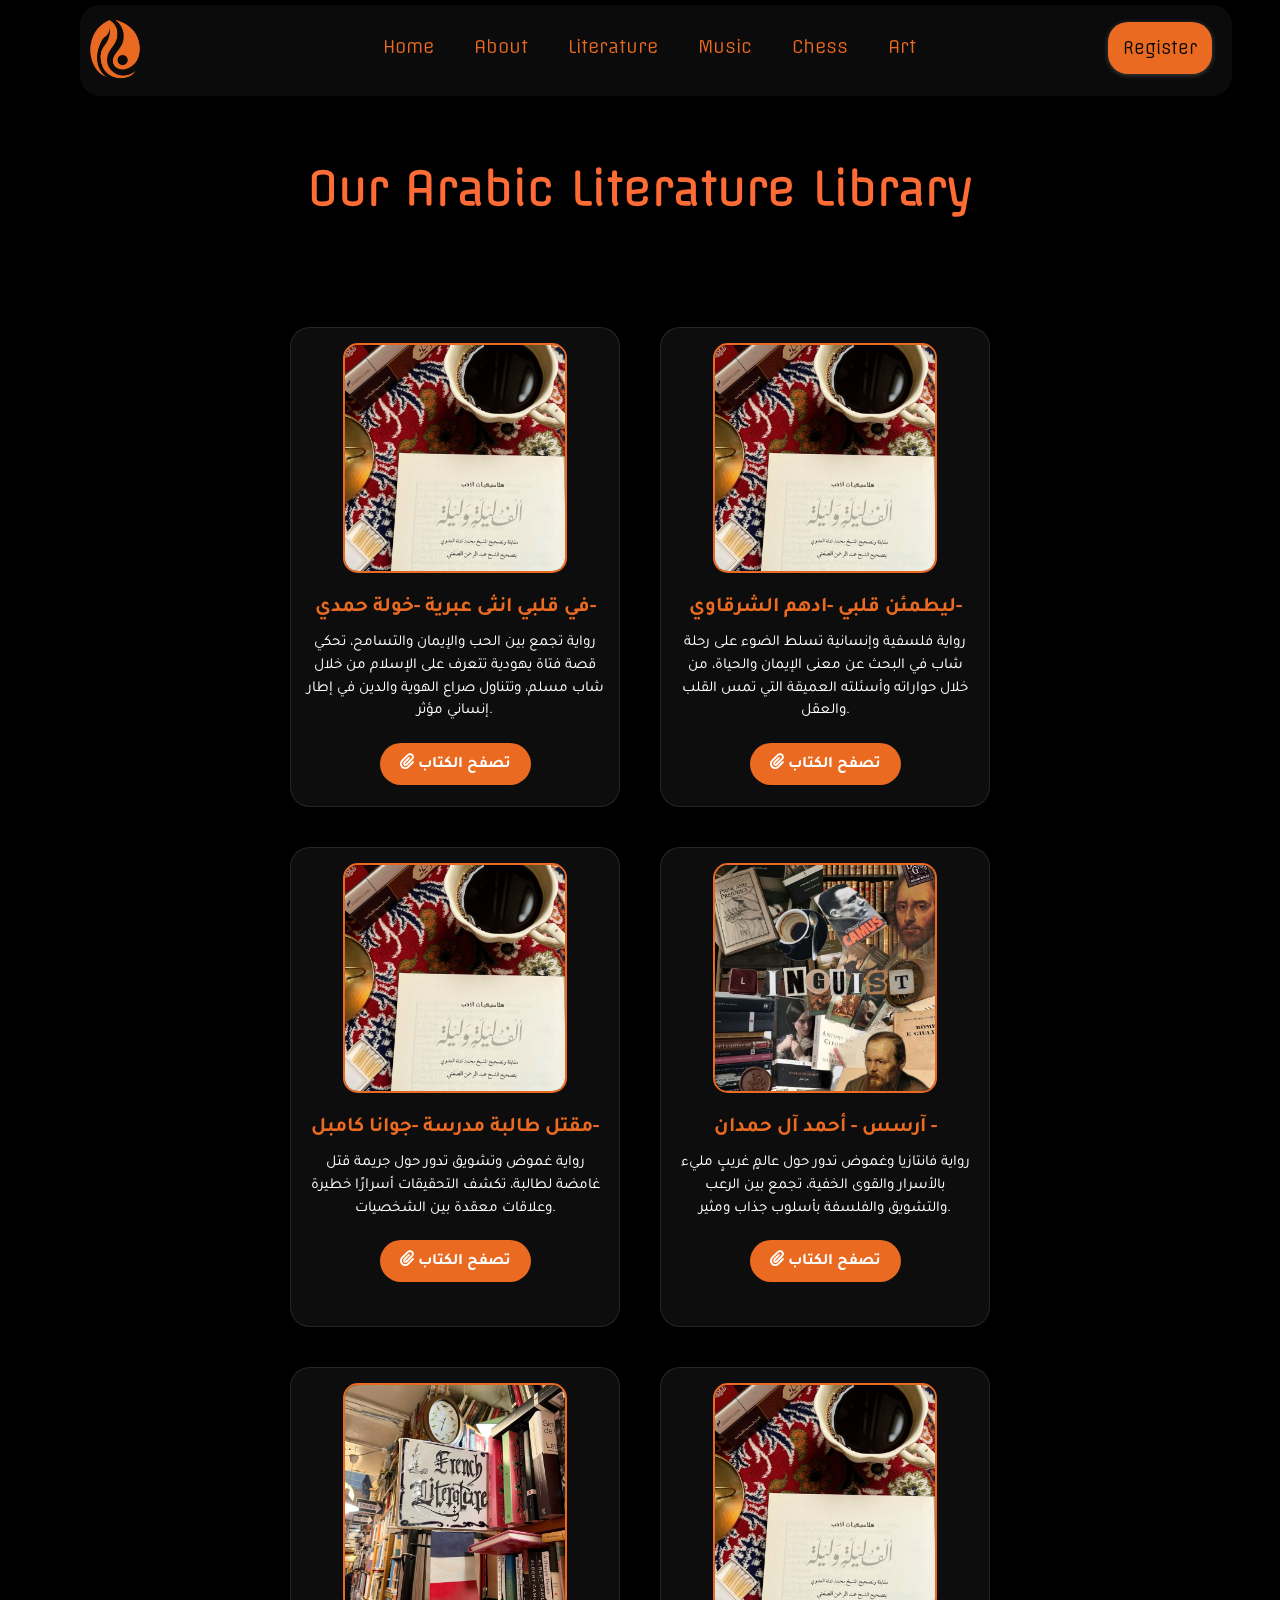
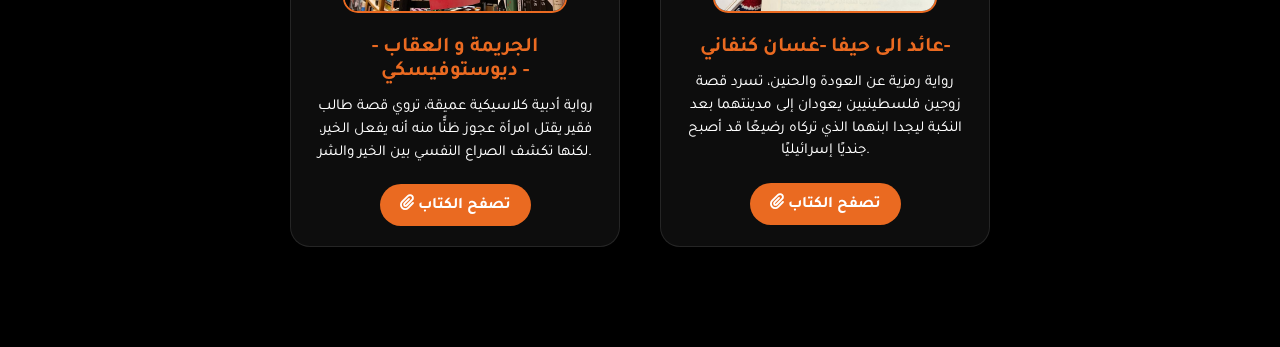
<file: arabic-literature.html>
<!DOCTYPE html>
<html>
    <head>
        <meta charset="UTF-8">
        <meta http-equiv="X-UA-Compatible" content="IE=edge">
        <meta name="viewport" content="width=device-width , initial-scale=1.0">
        <meta name="description" content="Rasa club website">
        <meta name="google-site-verification" content="qoBM-Cu5e5LU1w_2GOwKiuWhT7l8Z9eqZo0XNg77prE" />
        <title>Arabic Literature</title>
        <link rel="icon" href="rasa-favicon.png">
        <link rel="preconnect" href="https://fonts.googleapis.com">
        <link rel="preconnect" href="https://fonts.gstatic.com" crossorigin>
        <link href="https://fonts.googleapis.com/css2?family=Tajawal:wght@400;500;700;900&display=swap" rel="stylesheet">
        <link href="https://fonts.googleapis.com/css2?family=Pattaya&display=swap" rel="stylesheet">
        <link href="https://fonts.googleapis.com/css2?family=Work+Sans:wght@600&family=Poppins:wght@300;400&display=swap" rel="stylesheet">
        <link href="https://fonts.googleapis.com/css2?family=Offside&family=Roboto:wght@400;700&display=swap" rel="stylesheet">
        <link rel="stylesheet" href="https://cdnjs.cloudflare.com/ajax/libs/font-awesome/6.4.0/css/all.min.css">
        <link rel="stylesheet" href="rasa.css">
        <link rel="stylesheet" href="https://unpkg.com/aos@next/dist/aos.css" />
    </head>
    <body>
        
        <nav class="main-nav">
                <a href="index.html#landing-page"><img src="rasa-logo.png"  alt="Rasa club logo" class="logo"></a>
                <ul>
                    <li><a class="menu" href="index.html#landing-page">Home</a></li>
                <li><a class="menu" href="index.html#about-page">About</a></li>
                    <li><a class="menu" href="Literature.html">Literature</a></li>
                    <li><a class="menu" href="music.html">Music</a></li>
                    <li><a class="menu" href="chess.html">Chess</a></li>
                    <li><a class="menu" href="painting.html">Art</a></li>
                    
                </ul>
                <button class="register-btn"><a href="registration.html">Register</a></button>
            </nav>
            <nav class="phones-nav">
                <a href="index.html#landing-page"><img loading="lazy" src="rasa-logo.png"  alt="Rasa club logo" class="logo"></a>
                <ul>
                    <li><a class="menu" href="Literature.html"><i class="fa-solid fa-book-open"></i></a></li>
                    <li><a class="menu" href="music.html"><i class="fa-solid fa-music"></i></a></li>
                    <li><a class="menu" href="chess.html"><i class="fa-solid fa-chess"></i></a></li>
                    <li><a class="menu" href="painting.html"><i class="fa-solid fa-palette"></i></a></li>
                </ul>
                <button class="register-btn"><a href="registration.html">Register</a></button>
            </nav>
        <div id="arabic-literature">
            <div class="arabic-books">
                <h1 class="shiny-text">Our Arabic Literature Library</h1>
                <div class="literature-cards-home">

                    <div class="lit-card">
                        <img loading="lazy" src="images/One Thousand and One Nights.jpeg" alt="Poem: Still I Rise">
                        <h3>في قلبي انثى عبرية -خولة حمدي-</h3>
                        <p>رواية تجمع بين الحب والإيمان والتسامح، تحكي قصة فتاة يهودية تتعرف على الإسلام من خلال شاب مسلم، وتتناول صراع الهوية والدين في إطار إنساني مؤثر.</p>
                        <a href="https://drive.google.com/file/d/1AtUlkc3kK1sfQfiEn0eu_8seeXrxQHvO/view?usp=drive_link" class="download-btn" target="_blank"> <i class="fa-solid fa-paperclip"></i> تصفح الكتاب  </a>
                    </div>

                    <div class="lit-card">
                        <img loading="lazy" src="/images/One Thousand and One Nights.jpeg" alt="Poem: Still I Rise">
                        <h3>ليطمئن قلبي -ادهم الشرقاوي-</h3>
                        <p>رواية فلسفية وإنسانية تسلط الضوء على رحلة شاب في البحث عن معنى الإيمان والحياة، من خلال حواراته وأسئلته العميقة التي تمس القلب والعقل.</p>
                        <a href="https://drive.google.com/file/d/1EJRLMFvZV9-UJj50xIDz033gs15kU3yP/view?usp=drive_link" class="download-btn" target="_blank"> <i class="fa-solid fa-paperclip"></i> تصفح الكتاب  </a>
                    </div>

                    <div class="lit-card">
                        <img loading="lazy" src="/images/One Thousand and One Nights.jpeg" alt="Poem: Still I Rise">
                        <h3>مقتل طالبة مدرسة -جوانا كامبل-</h3>
                        <p>رواية غموض وتشويق تدور حول جريمة قتل غامضة لطالبة، تكشف التحقيقات أسرارًا خطيرة وعلاقات معقدة بين الشخصيات.</p>
                        <a href="https://drive.google.com/file/d/1KREYsxyCrikgVR0J3itJpxJAHJeRe3ry/view?usp=drive_link" class="download-btn" target="_blank"> <i class="fa-solid fa-paperclip"></i> تصفح الكتاب  </a>
                    </div>

                    <div class="lit-card">
                        <img loading="lazy" src="/images/english literature.jpeg" alt="Poem: If— by Rudyard Kipling">
                        <h3>آرسس - أحمد آل حمدان -</h3>
                        <p>رواية فانتازيا وغموض تدور حول عالمٍ غريبٍ مليء بالأسرار والقوى الخفية، تجمع بين الرعب والتشويق والفلسفة بأسلوب جذاب ومثير.</p>
                        <a href="https://drive.google.com/file/d/1Ozg6q6CeUmtvEkiMKeQbdEqe1oLeh2QT/view?usp=drive_link" class="download-btn" target="_blank"> <i class="fa-solid fa-paperclip"></i> تصفح الكتاب  </a>
                    </div>

                    <div class="lit-card">
                        <img loading="lazy" src="/images/french literature books.jpeg" alt="Poem: The Road Not Taken">
                        <h3>الجريمة و العقاب - ديوستوفيسكي -</h3>
                        <p>رواية أدبية كلاسيكية عميقة، تروي قصة طالب فقير يقتل امرأة عجوز ظنًّا منه أنه يفعل الخير، لكنها تكشف الصراع النفسي بين الخير والشر.</p>
                        <a href="https://drive.google.com/file/d/1PLwitUq-4d1dnwAFaitcUNTi-qnlsDGg/view?usp=drive_link" class="download-btn" target="_blank"> <i class="fa-solid fa-paperclip"></i> تصفح الكتاب  </a>
                    </div>

                    <div class="lit-card">
                        <img loading="lazy" src="/images/One Thousand and One Nights.jpeg" alt="Poem: Still I Rise">
                        <h3>عائد الى حيفا -غسان كنفاني-</h3>
                        <p>رواية رمزية عن العودة والحنين، تسرد قصة زوجين فلسطينيين يعودان إلى مدينتهما بعد النكبة ليجدا ابنهما الذي تركاه رضيعًا قد أصبح جنديًا إسرائيليًا.</p>
                        <a href="https://drive.google.com/file/d/1N7NFoY2ONwnoF_MTWrE6IK1-_0XqX8lt/view?usp=drive_link" class="download-btn" target="_blank"> <i class="fa-solid fa-paperclip"></i> تصفح الكتاب  </a>
                    </div>
                    
                </div>
            </div>
        </div>

        <script src="script.js"></script>
    </body>

</html>
</file>
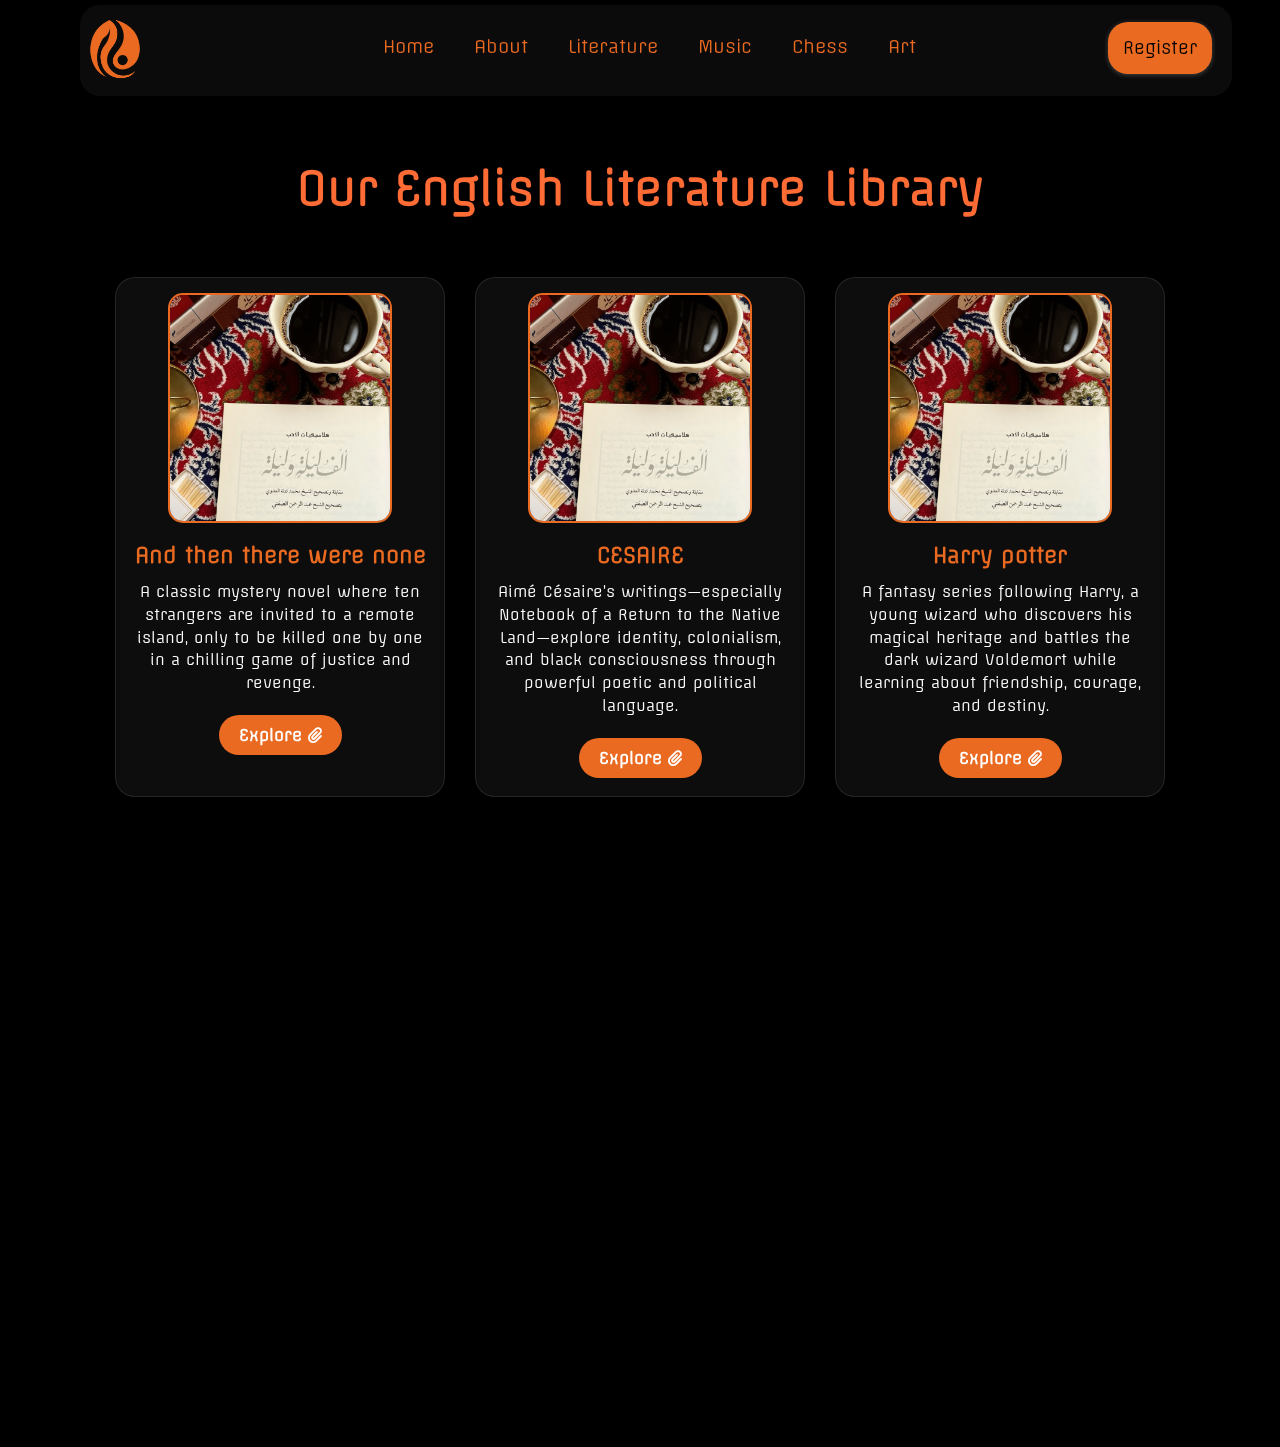
<file: english-literature.html>
<!DOCTYPE html>
<html>
    <head>
        <meta charset="UTF-8">
        <meta http-equiv="X-UA-Compatible" content="IE=edge">
        <meta name="viewport" content="width=device-width , initial-scale=1.0">
        <meta name="description" content="Rasa club website">
        <title>English Literature</title>
        <link rel="icon" href="rasa-favicon.png">
        <link rel="preconnect" href="https://fonts.googleapis.com">
        <link rel="preconnect" href="https://fonts.gstatic.com" crossorigin>
        <link href="https://fonts.googleapis.com/css2?family=Tajawal:wght@400;500;700;900&display=swap" rel="stylesheet">
        <link href="https://fonts.googleapis.com/css2?family=Pattaya&display=swap" rel="stylesheet">
        <link href="https://fonts.googleapis.com/css2?family=Work+Sans:wght@600&family=Poppins:wght@300;400&display=swap" rel="stylesheet">
        <link href="https://fonts.googleapis.com/css2?family=Offside&family=Roboto:wght@400;700&display=swap" rel="stylesheet">
        <link rel="stylesheet" href="https://cdnjs.cloudflare.com/ajax/libs/font-awesome/6.4.0/css/all.min.css">
        <link rel="stylesheet" href="rasa.css">
        <link rel="stylesheet" href="https://unpkg.com/aos@next/dist/aos.css" />
    </head>
    <body>
        
        <nav class="main-nav">
                <a href="index.html#landing-page"><img src="rasa-logo.png"  alt="Rasa club logo" class="logo"></a>
                <ul>
                    <li><a class="menu" href="index.html#landing-page">Home</a></li>
                <li><a class="menu" href="index.html#about-page">About</a></li>
                    <li><a class="menu" href="Literature.html">Literature</a></li>
                    <li><a class="menu" href="music.html">Music</a></li>
                    <li><a class="menu" href="chess.html">Chess</a></li>
                    <li><a class="menu" href="painting.html">Art</a></li>
                    
                </ul>
                <button class="register-btn"><a href="registration.html">Register</a></button>
            </nav>
            <nav class="phones-nav">
                <a href="index.html#landing-page"><img src="rasa-logo.png"  alt="Rasa club logo" class="logo"></a>
                <ul>
                    <li><a class="menu" href="Literature.html"><i class="fa-solid fa-book-open"></i></a></li>
                    <li><a class="menu" href="music.html"><i class="fa-solid fa-music"></i></a></li>
                    <li><a class="menu" href="chess.html"><i class="fa-solid fa-chess"></i></a></li>
                    <li><a class="menu" href="painting.html"><i class="fa-solid fa-palette"></i></a></li>
                </ul>
                <button class="register-btn"><a href="registration.html">Register</a></button>
            </nav>
        <div id="english-literature">
            <div class="english-books">
                <h1 data-aos="fade-up" class="shiny-text">Our English Literature Library</h1>
                <div data-aos="fade-up" class="literature-cards">

                    <div data-aos="zoom-in" class="lit-card">
                        <img src="images/One Thousand and One Nights.jpeg" alt="Poem: Still I Rise">
                        <h3>And then there were none</h3>
                        <p>A classic mystery novel where ten strangers are invited to a remote island, only to be killed one by one in a chilling game of justice and revenge.</p>
                        <a href="https://drive.google.com/file/d/1nPv5Hjopq-STQtalop72x-q109fyORTX/view?usp=drive_link" class="download-btn" target="_blank">Explore <i class="fa-solid fa-paperclip"></i></a>
                    </div>

                    <div data-aos="zoom-in" class="lit-card">
                        <img src="/images/One Thousand and One Nights.jpeg" alt="Poem: Still I Rise">
                        <h3>CESAIRE</h3>
                        <p>Aimé Césaire’s writings—especially Notebook of a Return to the Native Land—explore identity, colonialism, and black consciousness through powerful poetic and political language.</p>
                        <a href="https://drive.google.com/file/d/13iKVJe1Zj5FqMjypBXe00CGWoqlRCa3j/view?usp=drive_link" class="download-btn" target="_blank">Explore <i class="fa-solid fa-paperclip"></i></a>
                    </div>

                    <div data-aos="zoom-in" class="lit-card">
                        <img src="/images/One Thousand and One Nights.jpeg" alt="Poem: Still I Rise">
                        <h3>Harry potter</h3>
                        <p>A fantasy series following Harry, a young wizard who discovers his magical heritage and battles the dark wizard Voldemort while learning about friendship, courage, and destiny.</p>
                        <a href="https://drive.google.com/file/d/1INm3i77fkqRAw8_5ccqHV7YmeZJ8s3H3/view?usp=drive_link" class="download-btn" target="_blank">Explore <i class="fa-solid fa-paperclip"></i></a>
                    </div>

                    <div data-aos="zoom-in" class="lit-card">
                        <img src="/images/english literature.jpeg" alt="Poem: If— by Rudyard Kipling">
                        <h3>The Midnight</h3>
                        <p>A thought-provoking novel about Nora Seed, who finds herself in a mysterious library between life and death, where each book lets her live a different version of her life.</p>
                        <a href="https://drive.google.com/file/d/1Ozg6q6CeUmtvEkiMKeQbdEqe1oLeh2QT/view?usp=drive_link" class="download-btn" target="_blank">Explore <i class="fa-solid fa-paperclip"></i></a>
                    </div>

                    <div data-aos="zoom-in" class="lit-card">
                        <img src="/images/french literature books.jpeg" alt="Poem: The Road Not Taken">
                        <h3>1984 – George Orwell</h3>
                        <p>A dystopian novel set in a totalitarian society ruled by Big Brother, exploring themes of surveillance, truth manipulation, and the loss of freedom.</p>
                        <a href="https://drive.google.com/file/d/1ZYp2GTfTqrVPI54kJbIKy35koFrWew63/view?usp=drive_link" class="download-btn" target="_blank">Explore <i class="fa-solid fa-paperclip"></i></a>
                    </div>

                    <div data-aos="zoom-in" class="lit-card">
                        <img src="/images/One Thousand and One Nights.jpeg" alt="Poem: Still I Rise">
                        <h3>The Adventures of Sherlock Holmes</h3>
                        <p>A collection of detective stories featuring the brilliant Sherlock Holmes and his loyal friend Dr. Watson, solving mysteries through logic and keen observation.</p>
                        <a href="https://drive.google.com/file/d/1W5P5eUU-yZe9Mfh6S7Tc2ln7UvNVXaPf/view?usp=drive_link" class="download-btn" target="_blank">Explore <i class="fa-solid fa-paperclip"></i></a>
                    </div>
                    
                </div>
            </div>
        </div>
        <script src="https://unpkg.com/aos@next/dist/aos.js"></script>
        <script>
        AOS.init();
        </script>
        <script src="script.js"></script>
    </body>
</html>
</file>
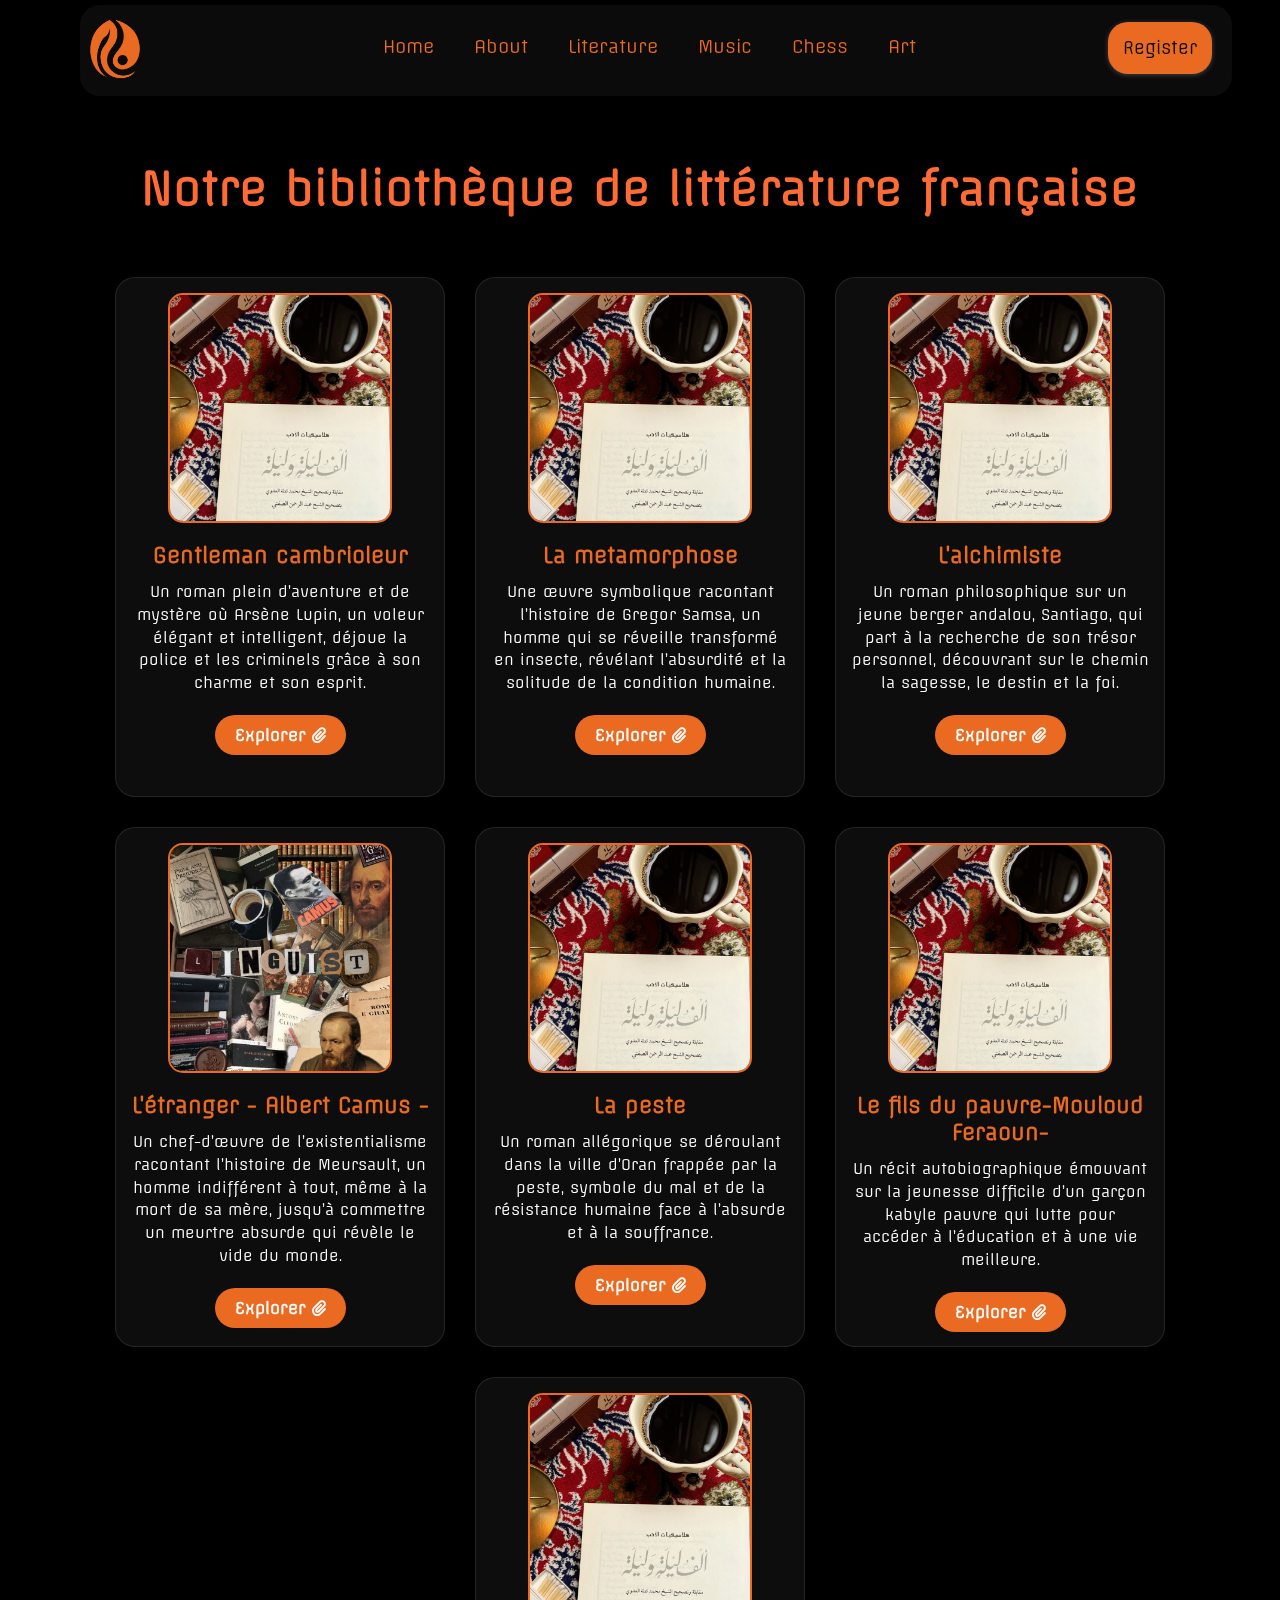
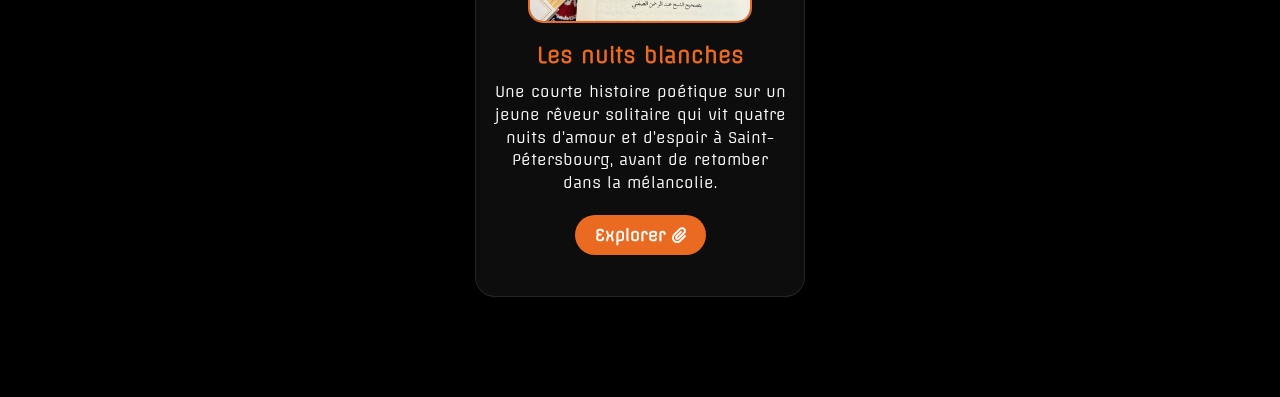
<file: french-literature.html>
<!DOCTYPE html>
<html>
    <head>
        <meta charset="UTF-8">
        <meta http-equiv="X-UA-Compatible" content="IE=edge">
        <meta name="viewport" content="width=device-width , initial-scale=1.0">
        <meta name="description" content="Rasa club website">
        <meta name="google-site-verification" content="qoBM-Cu5e5LU1w_2GOwKiuWhT7l8Z9eqZo0XNg77prE" />
        <title>French Literature</title>
        <link rel="icon" href="rasa-favicon.png">
        <link rel="preconnect" href="https://fonts.googleapis.com">
        <link rel="preconnect" href="https://fonts.gstatic.com" crossorigin>
        <link href="https://fonts.googleapis.com/css2?family=Tajawal:wght@400;500;700;900&display=swap" rel="stylesheet">
        <link href="https://fonts.googleapis.com/css2?family=Pattaya&display=swap" rel="stylesheet">
        <link href="https://fonts.googleapis.com/css2?family=Work+Sans:wght@600&family=Poppins:wght@300;400&display=swap" rel="stylesheet">
        <link href="https://fonts.googleapis.com/css2?family=Offside&family=Roboto:wght@400;700&display=swap" rel="stylesheet">
        <link rel="stylesheet" href="https://cdnjs.cloudflare.com/ajax/libs/font-awesome/6.4.0/css/all.min.css">
        <link rel="stylesheet" href="rasa.css">
        <link rel="stylesheet" href="https://unpkg.com/aos@next/dist/aos.css" />
    </head>
    <body>
        
        <nav class="main-nav">
                <a href="index.html#landing-page"><img loading="lazy" src="rasa-logo.png"  alt="Rasa club logo" class="logo"></a>
                <ul>
                    <li><a class="menu" href="index.html#landing-page">Home</a></li>
                <li><a class="menu" href="index.html#about-page">About</a></li>
                    <li><a class="menu" href="Literature.html">Literature</a></li>
                    <li><a class="menu" href="music.html">Music</a></li>
                    <li><a class="menu" href="chess.html">Chess</a></li>
                    <li><a class="menu" href="painting.html">Art</a></li>
                    
                </ul>
                <button class="register-btn"><a href="registration.html">Register</a></button>
            </nav>
            <nav class="phones-nav">
                <a href="index.html#landing-page"><img loading="lazy" src="rasa-logo.png"  alt="Rasa club logo" class="logo"></a>
                <ul>
                    <li><a class="menu" href="Literature.html"><i class="fa-solid fa-book-open"></i></a></li>
                    <li><a class="menu" href="music.html"><i class="fa-solid fa-music"></i></a></li>
                    <li><a class="menu" href="chess.html"><i class="fa-solid fa-chess"></i></a></li>
                    <li><a class="menu" href="painting.html"><i class="fa-solid fa-palette"></i></a></li>
                </ul>
                <button class="register-btn"><a href="registration.html">Register</a></button>
            </nav>
        <div id="english-literature">
            <div class="english-books">
                <h1 class="shiny-text">Notre bibliothèque de littérature française</h1>
                <div class="literature-cards">

                    <div class="lit-card">
                        <img loading="lazy" src="images/One Thousand and One Nights.jpeg" alt="Poem: Still I Rise">
                        <h3>Gentleman cambrioleur</h3>
                        <p>Un roman plein d’aventure et de mystère où Arsène Lupin, un voleur élégant et intelligent, déjoue la police et les criminels grâce à son charme et son esprit.</p>
                        <a href="https://drive.google.com/file/d/1bpXlndkoBUKWyWavCTShIXXV3mFMwpXk/view?usp=drive_link" class="download-btn" target="_blank">Explorer <i class="fa-solid fa-paperclip"></i></a>
                    </div>

                    <div class="lit-card">
                        <img loading="lazy" src="/images/One Thousand and One Nights.jpeg" alt="Poem: Still I Rise">
                        <h3>La metamorphose</h3>
                        <p>Une œuvre symbolique racontant l’histoire de Gregor Samsa, un homme qui se réveille transformé en insecte, révélant l’absurdité et la solitude de la condition humaine.</p>
                        <a href="https://drive.google.com/file/d/11VFS5Fgc1pnX1TYDeb2_817agaB6xGzm/view?usp=drive_link" class="download-btn" target="_blank">Explorer <i class="fa-solid fa-paperclip"></i></a>
                    </div>

                    <div class="lit-card">
                        <img loading="lazy" src="/images/One Thousand and One Nights.jpeg" alt="Poem: Still I Rise">
                        <h3>L'alchimiste</h3>
                        <p>Un roman philosophique sur un jeune berger andalou, Santiago, qui part à la recherche de son trésor personnel, découvrant sur le chemin la sagesse, le destin et la foi.</p>
                        <a href="https://drive.google.com/file/d/1d4n8CUr4vR7DBeb62MuzLjGTzDLt2iDV/view?usp=drive_link" class="download-btn" target="_blank">Explorer <i class="fa-solid fa-paperclip"></i></a>
                    </div>

                    <div class="lit-card">
                        <img loading="lazy" src="/images/english literature.jpeg" alt="Poem: If— by Rudyard Kipling">
                        <h3>L'étranger - Albert Camus -</h3>
                        <p>Un chef-d’œuvre de l’existentialisme racontant l’histoire de Meursault, un homme indifférent à tout, même à la mort de sa mère, jusqu’à commettre un meurtre absurde qui révèle le vide du monde.</p>
                        <a href="https://drive.google.com/file/d/1vUszyKdDWBWAKDFRGYtnLDQwrA0AmvAf/view?usp=drive_link" class="download-btn" target="_blank">Explorer <i class="fa-solid fa-paperclip"></i></a>
                    </div>

                    <div class="lit-card">
                        <img loading="lazy" src="/images/One Thousand and One Nights.jpeg" alt="Poem: Still I Rise">
                        <h3>La peste</h3>
                        <p>Un roman allégorique se déroulant dans la ville d’Oran frappée par la peste, symbole du mal et de la résistance humaine face à l’absurde et à la souffrance.</p>
                        <a href="https://drive.google.com/file/d/10wk-pzI7pW6OWJjfYmt1hxs4CNVDFXO7/view?usp=drive_link" class="download-btn" target="_blank">Explorer <i class="fa-solid fa-paperclip"></i></a>
                    </div>

                    <div class="lit-card">
                        <img loading="lazy" src="/images/One Thousand and One Nights.jpeg" alt="Poem: Still I Rise">
                        <h3>Le fils du pauvre-Mouloud Feraoun-</h3>
                        <p>Un récit autobiographique émouvant sur la jeunesse difficile d’un garçon kabyle pauvre qui lutte pour accéder à l’éducation et à une vie meilleure.</p>
                        <a href="https://drive.google.com/file/d/1DqJo4kBXDUBaWhDqMUdnRWhlcsDBZKIA/view?usp=drive_link" class="download-btn" target="_blank">Explorer <i class="fa-solid fa-paperclip"></i></a>
                    </div>

                    <div class="lit-card">
                        <img loading="lazy" src="/images/One Thousand and One Nights.jpeg" alt="Poem: Still I Rise">
                        <h3>Les nuits blanches</h3>
                        <p>Une courte histoire poétique sur un jeune rêveur solitaire qui vit quatre nuits d’amour et d’espoir à Saint-Pétersbourg, avant de retomber dans la mélancolie.</p>
                        <a href="https://drive.google.com/file/d/1fX0sx3TQN1_GG1R95kKoyeBtV0hhDpRL/view?usp=drive_link" class="download-btn" target="_blank">Explorer <i class="fa-solid fa-paperclip"></i></a>
                    </div>
                    
                </div>
            </div>
        </div>
        
        <script src="script.js"></script>
    </body>

</html>
</file>
<file: rasa.css>
@import url("https://fonts.googleapis.com/css2?family=Quicksand:wght@300;400;500;600;700&display=swap");

:root {
    --principal-color : #EA6A21;
    --secondary-color : #000;
    --light-color:#ffffff;
}

* {
    padding:0;
    margin:0;
    box-sizing: border-box;
}

html {
  scroll-behavior: smooth;
  width: 100%;
  margin:0;
  padding: 0;
  overflow-x: hidden;
}

body {
  font-family: "Offside", sans-serif;
  overflow-x: hidden;
  width: 100%;
  margin:0;
  padding: 0;
}

ul {
  list-style: none;
}
a{
  text-decoration: none;
}

#landing-page {
    padding:0 7rem;
    height: 100vh;
    position: relative;
    background: var(--secondary-color);
}

.logo {
    width:70px;
    height:70px;
}

nav.main-nav  {
    position: fixed;
    top: 0;
    left: 0;
    width: 90%;
    display: flex;
    justify-content: space-between;
    align-items: center;
    margin-left: 5rem;
    margin-top: 5px;
    border-radius: 20px;
    background: rgba(106, 106, 106, 0.1);
    backdrop-filter: blur(5px);
    z-index: 1000;
    -webkit-border-radius: 20px;
    -moz-border-radius: 20px;
    -ms-border-radius: 20px;
    -o-border-radius: 20px;
}
nav.phones-nav {
  display: none;
}

nav ul {
    display: flex;
    flex-direction:row;
    list-style: none;
    justify-content: space-around;
    padding: 30px;
    align-items: center;
}

nav ul a {
  position: relative;
  display: inline-block;
  margin-left: 40px;
  padding-bottom: 8px;
  text-decoration: none;
  font-size: 18px;
  font-weight: 500;
  color: var(--principal-color);
  transition: color 0.3s ease;
}

nav ul a::after {
  content: "";
  position: absolute;
  left: 0;
  bottom: 0;
  width: 0%;
  height: 2px;
  background-color: #ff9340;
  transition: width 0.3s ease;
  -webkit-transition: width 0.3s ease;
  -moz-transition: width 0.3s ease;
  -ms-transition: width 0.3s ease;
  -o-transition: width 0.3s ease;
}

nav ul a:hover {
  color: #ff9340; 
}

nav ul a:hover::after {
  width: 100%;
}


.hero-section {
    display:flex;
    flex-direction:row;
    justify-content: space-between;
    padding-top:60px
}

.hero-section .text-section {
    display: flex;
    flex-direction: column;
    margin-top:10rem;
    line-height: 35px;
}

.hero-section .text-section h1 {
    color:var(--principal-color);
    font-size: 50px;
    font-weight: 800;
    margin-bottom: 30px;
}

.hero-section .text-section h2 {
    color:var(--light-color);
    font-size: 40px;
    font-weight: 800;
    margin-bottom: 30px;
}
.shiny-text {
  position: relative;
  display: inline-block;
  color: transparent;
  background: linear-gradient(    135deg,    #ff6b35 0%,    #ff6b35 35%,    rgba(255,255,255,0.9) 45%,    #ff6b35 50%,    #ff6b35 55%,    #ff6b35 65%,    #ff6b35 100%  );
  background-size: 400% 100%;
  background-position: -200% 0;
  -webkit-background-clip: text;
  background-clip: text;
  -webkit-text-fill-color: transparent;
  animation: shine-sweep 7s linear infinite;
  -webkit-animation: shine-sweep 7s linear infinite;
}
.hero-section .text-section p {
    color:var(--light-color);;
}

.hero-section .image-section {
    padding-top: 30px;
}
.hero-section .image-section img {
    width:500px;
    padding-top:20px;
}

.main-btn {
    padding:10px;
    width:40%;
    font-family: "Quicksand", sans-serif;
    font-size:17px;
    font-weight: 500;
    border-radius: 10px;
    -webkit-border-radius: 10px;
    -moz-border-radius: 10px;
    -ms-border-radius: 10px;
    -o-border-radius: 10px;
}

.primary-btn  {
    margin: 10px 0;
    padding: 12px 28px;
    color: var(--light-color);
    background: transparent;
    border: 2px solid var(--principal-color);
    border-radius: 12px;
    font-size: 17px;
    font-weight: 500;
    cursor: pointer;
    transition: all 0.3s ease;
    box-shadow: 0 0 0 rgba(255,107,53,0);
}
.primary-btn:hover {
    background: var(--principal-color);
    box-shadow: 0 0 20px #ff6933, 0 0 5px #ff9340;
    transform: scale(1.05);
    -webkit-transform: scale(1.05);
    -moz-transform: scale(1.05);
    -ms-transform: scale(1.05);
    -o-transform: scale(1.05);
}

.slogan {
    font-style: italic;
    font-size: 25px;
    margin-top: 10px;
}
.comment {
    color: var(--principal-color);
}

#about-page{
    height:100vh;
    background-color: var(--light-color);
    color: var(--secondary-color);
    padding:12rem 7rem;
    display: flex;
    flex-direction: row;
    justify-content: space-between;
}

#about-page .text h1 {
    color:var(--principal-color);
    font-size: 45px;
}

#about-page .text p{
    margin-top: 50px;
    font-size: 20px;
    line-height: 35px;
}

#about-page .images img {
    height:410px;
    width:500px;
}

.team-btn {
    margin: 80px 0;
    padding: 12px 28px;
    width:30%;
    color: var(--secondary-color);
    background: transparent;
    border: 2px solid var(--secondary-color);
    border-radius: 12px;
    font-size: 17px;
    font-weight: 500;
    cursor: pointer;
    transition: all 0.3s ease;
    box-shadow: 0 0 0 rgba(255,107,53,0);
}
.team-btn:hover {
    background: var(--secondary-color);
    color: var(--light-color);
    box-shadow: 0 0 20px var(--secondary-color), 0 0 5px #000;
    transform: scale(1.05);
    -webkit-transform: scale(1.05);
    -moz-transform: scale(1.05);
    -ms-transform: scale(1.05);
    -o-transform: scale(1.05);
}

#our-team {
    background-color: var(--secondary-color);
    height:110vh;
    display: flex;
    flex-direction: column;
}
#our-team h1 {
    color: var(--principal-color);
    display: block;
    margin: 8rem auto 3rem;
    font-family: 'offside';
    font-size: 40px;
}

.card-slider {
  position: relative;
  width: 400px;
  height: 500px;
  display: flex;
  flex-direction: row;
  justify-content: center;
  align-self: center;
}

.cards {
  position: relative;
  width: 100%;
  height: 100%;
  perspective: 1000px;
}
.card {
  position: absolute;
  width: 100%;
  height: 95%;
  background: rgba(255, 255, 255, 0.1);
  border: 1px solid rgba(255, 255, 255, 0.2);
  backdrop-filter: blur(10px);
  -webkit-backdrop-filter: blur(10px); /* iOS specific */
  border-radius: 20px;
  padding: 20px;
  text-align: center;
  opacity: 0.5;
  transition: all 0.6s ease;
}

.card.active {
  opacity: 1;
  transform: scale(1);
  z-index: 3;
}

.card.prev {
  transform: translateX(-150px) scale(0.9);
  z-index: 2;
  opacity: 0.7;
}

.card.next {
  transform: translateX(150px) scale(0.9);
  z-index: 2;
  opacity: 0.7;
}

.card img {
  width: 200px;
  height: 200px;
  border-radius: 50%;
  border: 4px solid #ff6b35;
  object-fit: cover;
  margin-bottom: 20px;
}

.card h2  {
    color:var(--principal-color);
    margin-bottom: 20px;
}
.card  .name {
    color:var(--light-color);
    margin-bottom: 20px;
}
.card p {
    color: var(--light-color);
   margin-bottom: 20px;
}
.icons {
  display: flex;
  justify-content: center;
  gap: 25px;
  margin-top: 20px;
}

.icons a {
  color: var(--light-color);
  font-size: 20px;
  height: 50px;
  width:50px;
  transition: 0.3s;
  border: 1px solid var(--light-color);
  border-radius: 50%;
  padding: 12px;
  -webkit-border-radius: 50%;
  -moz-border-radius: 50%;
  -ms-border-radius: 50%;
  -o-border-radius: 50%;
}

.icons a:hover {
  color: var(--principal-color);
  border: 1px solid var(--principal-color);
  border-radius: 50%;
  transform: scale(1.1);
  -webkit-transform: scale(1.1);
  -moz-transform: scale(1.1);
  -ms-transform: scale(1.1);
  -o-transform: scale(1.1);
}

.nav {
  position: absolute;
  top: 50%;
  transform: translateY(-50%);
  color: var(--principal-color);
  font-size: 30px;
  border: none;
  background: transparent;
  width: 100px;
  height: 100px;
  cursor: pointer;
  transition: 0.3s;
  -webkit-transform: translateY(-50%);
  -moz-transform: translateY(-50%);
  -ms-transform: translateY(-50%);
  -o-transform: translateY(-50%);
}

.nav i {
    transform: scale(1.1);
    -webkit-transform: scale(1.1);
    -moz-transform: scale(1.1);
    -ms-transform: scale(1.1);
    -o-transform: scale(1.1);
}

.nav:hover {
  color: var(--light-color);
  transform: translateY(-50%) scale(1.1);
}

.nav.prev {
  left: -150px;
  z-index: 4;
}

.nav.next {
  right: -150px;
}

#Contact {
    height:50vh;
    margin-bottom: 5rem;
}

#Contact .container {
    margin:5rem;
    display: flex;
    flex-direction: row;
    justify-content: space-around;
}

#Contact .info-item {
    margin-bottom: 25px;
    line-height: 30px;
    color: var(--secondary-color);
}

#Contact .info-item h2 {
    text-transform: uppercase;
    margin-bottom: 10px;
}

#Contact .info-item p i {
    margin-right: 10px;
    color: var(--principal-color);
}

#Contact .social-links {
    display: flex;
    flex-direction: row;
    margin-top: 20px;
}

#Contact .social-links h2 {
    text-transform: uppercase;
}

#Contact .social-link {
    color: var(--light-color);
    background-color: var(--secondary-color);
    margin-right:10px;
    border-radius: 50%;
    -webkit-border-radius: 50%;
    -moz-border-radius: 50%;
    -ms-border-radius: 50%;
    -o-border-radius: 50%;
    width:45px;
    height:45px;
    transition: all 0.3s cubic-bezier(0.25, 0.8, 0.25, 1);
    -webkit-transition: all 0.3s cubic-bezier(0.25, 0.8, 0.25, 1);
    -moz-transition: all 0.3s cubic-bezier(0.25, 0.8, 0.25, 1);
    -ms-transition: all 0.3s cubic-bezier(0.25, 0.8, 0.25, 1);
    -o-transition: all 0.3s cubic-bezier(0.25, 0.8, 0.25, 1);
}

#Contact .social-link i {
    display: flex;
    justify-content: center;
    align-content: center;
    align-items: center;
    height:45px;
    scale: 1.3;
    transition: all 0.3s cubic-bezier(0.25, 0.8, 0.25, 1);
}

#Contact .social-link a {
  text-decoration: none;
  color: #ffffff;
}

#Contact .social-link:hover {
    transform: scale(0.9);
    -webkit-transform: scale(0.9);
    -moz-transform: scale(0.9);
    -ms-transform: scale(0.9);
    -o-transform: scale(0.9);
    cursor: pointer;
    background-color:var(--principal-color);
}

#Contact .social-link i:hover {
    transform: scale(0.9);
    -webkit-transform: scale(0.9);
    -moz-transform: scale(0.9);
    -ms-transform: scale(0.9);
    -o-transform: scale(0.9);
}

form {
    display: flex;
    flex-direction: column;
    flex-wrap: wrap;
    padding:15px;
    margin-bottom: 10px;
    color: #444;
    border:2px solid var(--principal-color);
    border-radius: 15px;
    -webkit-border-radius: 15px;
    -moz-border-radius: 15px;
    -ms-border-radius: 15px;
    -o-border-radius: 15px;
}

form input , form textarea {
    margin: 15px;
    width:450px;
    height:50px;
    border: none;
    background-color: #ff9340;
    border-radius: 10px;
    -webkit-border-radius: 10px;
    -moz-border-radius: 10px;
    -ms-border-radius: 10px;
    -o-border-radius: 10px;
    padding: 0 20px;
    color: #444;
    font-family:"Quicksand", sans-serif ;
    letter-spacing: 1px;
    box-shadow: 0 1px 5px #7d7d7c80;
    transition: all 0.5s cubic-bezier(0.25, 0.8, 0.25, 1);
    -webkit-transition: all 0.5s cubic-bezier(0.25, 0.8, 0.25, 1);
    -moz-transition: all 0.5s cubic-bezier(0.25, 0.8, 0.25, 1);
    -ms-transition: all 0.5s cubic-bezier(0.25, 0.8, 0.25, 1);
    -o-transition: all 0.5s cubic-bezier(0.25, 0.8, 0.25, 1);
}

form input:focus,
form textarea:focus {
    outline: none;
    transform: scale(1.06);
    box-shadow: 0 1px 5px #7d7d7c80;
    transition: border-color 0.3s ease, box-shadow 0.3s ease;
    -webkit-transform: scale(1.06);
    -moz-transform: scale(1.06);
    -ms-transform: scale(1.06);
    -o-transform: scale(1.06);
}
form textarea {
    padding: 15px 20px;
}

.form-btn  {
    margin: 20px 18px;
    padding: 12px 28px;
    color: var(--secondary-color);
    background: transparent;
    border: 2px solid var(--principal-color);
    border-radius: 12px;
    font-size: 17px;
    font-weight: 500;
    cursor: pointer;
    transition: all 0.3s ease;
    box-shadow: 0 0 0 rgba(255,107,53,0);
}
.form-btn:hover {
    background: var(--principal-color);
    box-shadow: 0 0 20px #ff6933, 0 0 5px #ff9340;
    transform: scale(1.05);
    -webkit-transform: scale(1.05);
    -moz-transform: scale(1.05);
    -ms-transform: scale(1.05);
    -o-transform: scale(1.05);
}

#Literature {
    background-color: var(--light-color);
    padding: 180px 7rem;
    height:100vh;
}


/* Hero intro */
.literature-hero {
  width: 100%;
  
  background-color: var(--light-color);
  display: flex;
  flex-direction: row;
  justify-content: space-between;
}

.literature-hero .text h1 {
    color:var(--principal-color);
    font-size: 45px;
}

.literature-hero .text p{
    color: var(--secondary-color);
    margin: 50px 0;
    font-size: 20px;
    line-height: 35px;
    width: 95%;
}

.literature-hero .images img {
    height:410px;
    width:500px;
}

.lit-team-btn {
    background-color: transparent;
    border: 2px solid var(--principal-color);
    width: 30%;
    padding: 15px;
    color: var(--principal-color);
    cursor: pointer;
    transition: all 0.3s ease;
    box-shadow: 0 0 0 rgba(255,107,53,0);
}

.lit-team-btn a {
    text-decoration: none;
    color: var(--principal-color);
}

.lit-team-btn:hover {
    background: var(--principal-color);
    box-shadow: 0 0 20px #ff6933, 0 0 5px #ff9340;
    transform: scale(1.05);
    color: var(--light-color);
}

.lit-team-btn a:hover {
    color: var(--light-color);
}

/*---------- Literature TEAM ---------- */
#literature-team {
  display: flex;
  flex-direction: column;
  background-color: var(--secondary-color);
  height:100vh;
  align-self: center;
  color: var(--light-color);
  padding: 102px 7rem;
  padding-bottom: 10px;
}

#literature-team h1 {
    font-size: 40px;
    margin: 25px auto;
}

/* About section */
.literature-about {
  padding: 120px 7rem;
  width: 100%;
  text-align: center;
  background-color: var(--light-color);
  height:88vh;
}

.literature-about h1 {
  font-size: 40px;
  color: var(--principal-color);
  margin: 15px auto;
}
.literature-about p {
    font-size: 20px;
    line-height: 35px;
}

.below-btn {
    padding: 10px;
    margin: 40px auto;
    height:60px;
    width:60px;
    background-color: var(--principal-color);
    color: var(--light-color);
    border: none;
    box-shadow: 0 0 20px #ff6933, 0 0 5px #ff9340;
    border-radius: 50%;
    -webkit-border-radius: 50%;
    -moz-border-radius: 50%;
    -ms-border-radius: 50%;
    -o-border-radius: 50%;
}

.below-btn i {
    transform: scale(2 );
    -webkit-transform: scale(2 );
    -moz-transform: scale(2 );
    -ms-transform: scale(2 );
    -o-transform: scale(2 );
}

.below-btn:hover{
    cursor: pointer;
}

/* Category section (Books, Poems, Stories) */
#overals {
    background-color: var(--secondary-color);
    padding: 130px 7rem;
    padding-bottom: 40px;
    display: flex;
    flex-direction: column;
}
#overals h1 {
    color: var(--principal-color);
    font-size: 40px;
    margin: 0 auto;
}

.literature-cards-home {
    margin-top: 50px;
    display: flex;
    flex-direction: row;
    justify-content: space-evenly;
}
.literature-category {
  text-align: center;
}

.literature-category h2 {
  color: var(--principal-color);
  font-size: 2rem;
  margin-bottom: 40px;
}

.literature-cards {
  display: flex;
  flex-wrap: wrap;
  justify-content: center;
  gap: 30px;
}

/* Card design */
.lit-card {
  background: rgba(255, 255, 255, 0.1);
  border: 1px solid rgba(255, 255, 255, 0.2);
  backdrop-filter: blur(10px);
  border-radius: 20px;
  padding: 25px;
  width: 330px;
  height:450px;
  text-align: center;
  transition: all 0.4s ease;
  cursor: default;
}

.lit-card:hover {
  transform: translateY(-10px) scale(1.02);
  box-shadow: 0 10px 25px rgba(0,0,0,0.3);
  -webkit-transform: translateY(-10px) scale(1.02);
  -moz-transform: translateY(-10px) scale(1.02);
  -ms-transform: translateY(-10px) scale(1.02);
  -o-transform: translateY(-10px) scale(1.02);
}

/* Card image */
.lit-card img {
  width: 70%;
  height: 230px;
  object-fit: cover;
  border-radius: 15px;
  border: 2px solid var(--principal-color);
  margin-bottom: 15px;
}

/* Card titles and text */
.lit-card h3 {
  color: var(--principal-color);
  margin-bottom: 10px;
  font-size: 1.2rem;
}

.lit-card p {
  color: var(--light-color);
  font-size: 0.95rem;
  line-height: 1.5;
  margin-bottom: 15px;
}

/* Download Button */
.download-btn {
  display: inline-block;
  padding: 10px 20px;
  background: var(--principal-color);
  color: white;
  border-radius: 30px;
  text-decoration: none;
  font-weight: 600;
  transition: all 0.3s ease-in-out;
  -webkit-transition: all 0.3s ease-in-out;
  -moz-transition: all 0.3s ease-in-out;
  -ms-transition: all 0.3s ease-in-out;
  -o-transition: all 0.3s ease-in-out;
}

.download-btn:hover {
  background: transparent;
  color: var(--principal-color);
  border: 1px solid var(--principal-color);
  transform: scale(1.05);
}

/* Join Section */
.join-literature {
  text-align: center;
  margin-top: 50px;
  background: rgba(255,255,255,0.08);
  border-radius: 20px;
  padding: 40px;
  border: 1px solid rgba(255,255,255,0.1);
  backdrop-filter: blur(10px);
}

.join-literature h2 {
  color: var(--principal-color);
  margin-bottom: 15px;
}

.join-literature p {
  color: var(--light-color);
  font-size: 1rem;
  line-height: 1.6;
}

.join-literature a {
  color: var(--principal-color);
  font-weight: 600;
  text-decoration: none;
  transition: 0.3s;
}

.join-literature a:hover {
  text-decoration: underline;
}

/* ---------------- Arabic Literature Section ---------------- */
#arabic-literature {
  background-color: var(--secondary-color);
  color: var(--light-color);
  min-height: 100vh;
  padding: 100px 7rem ;
  display: flex;
  flex-direction: column;
  align-items: center;
}

/* Books container */
.arabic-books {
  width: 100%;
  text-align: center;
  margin-top: 60px;
}

.arabic-books h1 {
  font-size: 45px;
  color: var(--principal-color);
  margin-bottom: 60px;
}

/* Cards layout */
.arabic-books .literature-cards-home {
  display: flex;
  flex-wrap: wrap;
  justify-content: center;
  gap: 40px;
  font-family: 'Tajawal', sans-serif;
}


/* Each card (reuse your .lit-card style, just ensure contrast works) */
#arabic-literature .lit-card {
  background: rgba(255, 255, 255, 0.05);
  border: 1px solid rgba(255, 255, 255, 0.1);
  width: 330px;
  height: 480px;
  padding: 15px;
  border-radius: 20px;
  text-align: center;
  transition: all 0.4s ease;
  backdrop-filter: blur(10px);
}

#arabic-literature .lit-card:hover {
  transform: translateY(-10px) scale(1.03);
  box-shadow: 0 10px 25px rgba(0,0,0,0.3);
}

/* Card image */
#arabic-literature .lit-card img {
  width: 75%;
  height: 230px;
  object-fit: cover;
  border-radius: 15px;
  border: 2px solid var(--principal-color);
  margin-bottom: 15px;
}

/* Card title and text */
#arabic-literature .lit-card h3 {
  color: var(--principal-color);
  margin-bottom: 12px;
  font-size: 1.3rem;
}

#arabic-literature .lit-card p {
  color: var(--light-color);
  font-size: 0.95rem;
  line-height: 1.5;
  margin-bottom: 20px;
}

/* Explore button */
#arabic-literature .download-btn {
  display: inline-block;
  padding: 10px 20px;
  background: var(--principal-color);
  color: var(--light-color);
  border-radius: 30px;
  font-weight: 600;
  transition: all 0.3s ease;
}

#arabic-literature .download-btn:hover {
  background: transparent;
  border: 1px solid var(--principal-color);
  color: var(--principal-color);
  transform: scale(1.05);
}

/*English literature*/
#english-literature {
  background-color: var(--secondary-color);
  color: var(--light-color);
  min-height: 100vh;
  padding: 100px 7rem ;
  display: flex;
  flex-direction: column;
  align-items: center;
}

/* Books container */
.english-books {
  width: 100%;
  text-align: center;
  margin-top: 60px;
}

.english-books h1 {
  font-size: 45px;
  color: var(--principal-color);
  margin-bottom: 60px;
}
/* Cards layout */
.english-books .literature-cards-home {
  display: flex;
  flex-wrap: wrap;
  justify-content: center;
  gap: 40px;
 
}


/* Each card (reuse your .lit-card style, just ensure contrast works) */
#english-literature .lit-card {
  background: rgba(255, 255, 255, 0.05);
  border: 1px solid rgba(255, 255, 255, 0.1);
  width: 330px;
  height: 520px;
  padding: 15px;
  border-radius: 20px;
  text-align: center;
  transition: all 0.4s ease;
  backdrop-filter: blur(10px);
}

#english-literature .lit-card:hover {
  transform: translateY(-10px) scale(1.03);
  box-shadow: 0 10px 25px rgba(0,0,0,0.3);
}

/* Card image */
#english-literature .lit-card img {
  width: 75%;
  height: 230px;
  object-fit: cover;
  border-radius: 15px;
  border: 2px solid var(--principal-color);
  margin-bottom: 15px;
}

/* Card title and text */
#english-literature .lit-card h3 {
  color: var(--principal-color);
  margin-bottom: 12px;
  font-size: 1.3rem;
}

#english-literature .lit-card p {
  color: var(--light-color);
  font-size: 0.95rem;
  line-height: 1.5;
  margin-bottom: 20px;
}

/* Explore button */
#english-literature .download-btn {
  display: inline-block;
  padding: 10px 20px;
  background: var(--principal-color);
  color: var(--light-color);
  border-radius: 30px;
  font-weight: 600;
  transition: all 0.3s ease;
}

#english-literature .download-btn:hover {
  background: transparent;
  border: 1px solid var(--principal-color);
  color: var(--principal-color);
  transform: scale(1.05);
}

/*Music*/

#Instruments {
    background-color: var(--secondary-color);
    padding: 130px 7rem;
    padding-bottom: 40px;
    display: flex;
    flex-direction: column;
}
#Instruments h1 {
    color: var(--principal-color);
    font-size: 40px;
    margin: 0 auto;
}

#Instruments .literature-cards{
    margin-top: 50px;
    display: flex;
    flex-direction: column;
    justify-content: space-evenly;
    gap: 30px;
}


/* Card design */
#Instruments .lit-card {
  background: rgba(255, 255, 255, 0.1);
  border: 1px solid rgba(255, 255, 255, 0.2);
  backdrop-filter: blur(10px);
  border-radius: 20px;
  padding: 25px;
  width: 100%;
  height:350px;
  text-align: center;
  transition: all 0.4s ease;
  cursor: default;
  display: flex;
  flex-direction: row;
}

#Instruments .lit-card:hover {
  transform: translateY(-10px) scale(1.02);
  box-shadow: 0 10px 25px rgba(0,0,0,0.3);
  -webkit-transform: translateY(-10px) scale(1.02);
  -moz-transform: translateY(-10px) scale(1.02);
  -ms-transform: translateY(-10px) scale(1.02);
  -o-transform: translateY(-10px) scale(1.02);
}

#Instruments .lit-card .text {
    display: flex;
    flex-direction: column;
    width: 100%;
    justify-content: center;
    align-items: center;
    line-height: 25px;
}

#Instruments .lit-card .text h1 {
    color: var(--principal-color);
    position: relative;
    margin-bottom: 15px;
}

/* Card image */
#Instruments .lit-card img {
  width: 20%;
  height: 100%;
  object-fit: cover;
  border-radius: 15px;
  border: 2px solid var(--principal-color);
  margin-bottom: 15px;
  margin-right: 15px;
}

/* Card titles and text */
#Instruments .lit-card h3 {
  color: var(--principal-color);
  margin-bottom: 10px;
  font-size: 1.2rem;
}

#Instruments .lit-card p {
  color: var(--light-color);
  font-size: 1.1rem;
  line-height: 2;
  margin: 20px;
}

/* Download Button */
#Instruments .download-btn {
  display: inline-block;
  padding: 10px 20px;
  width: 30%;
  justify-content: center;
  background: var(--principal-color);
  color: white;
  border-radius: 30px;
  text-decoration: none;
  font-weight: 600;
  transition: all 0.3s ease-in-out;
  -webkit-transition: all 0.3s ease-in-out;
  -moz-transition: all 0.3s ease-in-out;
  -ms-transition: all 0.3s ease-in-out;
  -o-transition: all 0.3s ease-in-out;
}

#Instruments .download-btn:hover {
  background: transparent;
  color: var(--principal-color);
  border: 1px solid var(--principal-color);
  transform: scale(1.05);
}


.registration-form {
  padding: 150px 10rem;
  display: flex;
  flex-direction: column;
  justify-content: center;
  align-items: center;
}

.registration-form h1 {
  font-size: 40px;
  margin-bottom: 30px;
}

.registration-form form {
  width: 920px;
  justify-content: center;
  align-self: center;
  padding-right: 50px;
}

.registration-form form .line {
  display: flex;
  flex-direction: row;
  justify-content: center;
  align-items: center;
  align-content: center;
}

.registration-form form input {
  width:100%
}

.registration-form form fieldset {
  display: flex;
  align-items: center;
  gap: 50px;
  background-color: #ff9340;
  border: none;
  border-radius: 8px;
  padding: 16px 20px;
  position: relative;
  width: 100%;
  margin: 12px 16px;
}

.registration-form form textarea {
  width:100%
}

/* make legend appear inside box, top-left corner */
.registration-form fieldset legend {
  position: absolute;
  top: 10px;
  left: 16px;
  background-color: #ff9340;
  padding: 0 6px;
  font-size: 14px;
  color: #444;
  font-weight: 500;
}

/* radio label styling */
.registration-form fieldset label {
  display: flex;
  align-items: center;
  gap: 5px;
  font-weight: 500;
  color: #444;
  cursor: pointer;
  margin-top: 10px;
}

/* radio input styling (default browser look improved) */
.registration-form fieldset input[type="radio"] {
  width: 25px;
  height: 25px;
  border-radius: 50%;
  color: #ff9340;
  accent-color:#444;
  box-shadow: none !important;   /* removes any manual shadow */
}

.registration-form input::placeholder , .registration-form textarea::placeholder {
  color:#444
}

.registration-form button {
  width: 40%;
  align-self: center;
  margin-left: 15px;
}

.register-btn {
  padding: 15px;
  margin-right: 20px;
  margin-bottom: 5px;
  font-size: 17px;
  font-family: 'offside';
  background-color: var(--principal-color);
  box-shadow: 0 1px 5px #7d7d7c80;
  border-radius: 20px;
  border: none;
  transition: all 0.3s ease-in-out;
  -webkit-border-radius: 20px;
  -moz-border-radius: 20px;
  -ms-border-radius: 20px;
  -o-border-radius: 20px;
  -webkit-transition: all 0.3s ease-in-out;
  -moz-transition: all 0.3s ease-in-out;
  -ms-transition: all 0.3s ease-in-out;
  -o-transition: all 0.3s ease-in-out;
}

.register-btn:hover {
    background: var(--principal-color);
    cursor:pointer ;
    box-shadow: 0 0 20px #ff6933, 0 0 5px #ff9340;
    transform: scale(1.05);
    -webkit-transform: scale(1.05);
    -moz-transform: scale(1.05);
    -ms-transform: scale(1.05);
    -o-transform: scale(1.05);
}

.register-btn a {
  text-decoration: none;
  color: var(--secondary-color);
}

/* ===========================
   📱 RESPONSIVE DESIGN
=========================== */

/* ----- Large Tablets (≤1200px) ----- */
@media (max-width: 1200px) {
  nav {
    margin-left: 45px;
  }
  #landing-page {
    padding: 0px 3rem;
  }
  .hero-section {
    display: flex;
    flex-direction: row;
    justify-content: space-evenly;
    padding-top: 20px;
  }
  #landing-page .hero-section .text-section h1 {
    font-size: 40px;
  }
  #landing-page .hero-section .text-section h2 {
    font-size: 32px;
    line-height: 1.5;
  }

  #landing-page .hero-section .text-section .slogan {
    font-size: 22px;
    position: absolute;
    bottom:100px;
    z-index: 90;
    width: 520px;
  }

  #landing-page .hero-section .image-section {
    width:340px;
    margin-right: 60px;
  }
  #landing-page .hero-section .image-section img {
    width:450px;
    padding-top:80px;
  }
  #about-page {
    padding: 10rem 3rem;
  }
  #about-page .images {
    width: 390px;
    margin-right: 40px;
    padding-top: 30px;
  }
  #about-page .text .team-btn {
    margin-top: 30px;
    width: 50%;
  }

  #Contact .container {
    display: flex;
    flex-direction: column;
  }
  form {
    width: 63.5%;
  }
  #Literature {
    padding: 150px 3rem;
  }
  #Literature .literature-hero h1 {
    font-size: 36px;
  }
  #Literature .literature-hero .text p {
    font-size: 19px;
  }
  #Literature .literature-hero .text .lit-team-btn {
    width: 50%;
  }
  #Literature .literature-hero .images {
    width:360px;
    margin-right: 40px;
  }
  #Literature .literature-hero .images img {
    width:460px;
    height:460px;
    
  }
  .literature-about {
    padding: 40px 60px;
  }
  #overals {
    padding: 100px 3rem;
  }
  .literature-cards-home {
    gap: 40px;
    padding: 0;
  }
  #Instruments {
    padding: 100px 3rem;
  }
  #Instruments .lit-card {
    padding: 10px 5;
    height:370px
  }
  #Instruments .lit-card .text h1 {
    font-size: 30px;
    margin-bottom: 5px;
  }
  #Instruments .lit-card .text p {
    font-size: 17px;
  }
  #Instruments .lit-card .text a {
    width: 40%;
  }
}

/* ----- Tablets (≤992px) ----- */
@media (max-width: 992px) {
  nav {
    justify-content: space-evenly;
    margin-left: 36px;
  }
  nav ul a {
    margin-left: 12px;
    font-size: 15px;
    padding: 2px;
  }
  .register-btn {
    font-size: 15px;
  }
  #landing-page {
    padding: 0 2.5rem;
  }
  #landing-page .hero-section .text-section .primary-btn {
    width: 70%;
    margin-top: 8px;
  }
  #landing-page .hero-section .text-section .slogan {
    font-size: 18px;
    position: absolute;
    bottom:40px;
    z-index: 90;
    width: 450px;
  }
  #landing-page .hero-section .image-section {
    width:320px
  }
  #landing-page .hero-section .image-section img {
    margin-right: 0;
  }
  #about-page {
    padding: 120px 2.5rem;
  }
  #about-page .text h1 {
    font-size: 35px;
    margin-top: 20px;
    margin-bottom: 0;
  }
  #about-page .text p {
    margin-top: 10px;
    font-size: 18px;
  }
  #about-page .text .team-btn {
    width: 70%;
  }
  #about-page .images {
    width: 320px;
    height: 320px;
    margin-right: 10px;
  }
  #about-page .images img {
    width:380px;
    height: 380px;
  }
  #Contact .container {
    display:flex ;
    flex-direction: column ;
    justify-content: space-between ;
  }
  #Contact form {
    width:520px
  }
  #Literature .literature-hero {
    padding: 0;
  }
  #Literature .literature-hero .text h1{
    font-size: 32px;
  }
  #Literature .literature-hero .text p{
    font-size: 18px;
    margin-top: 20px;
  }
  #Literature .literature-hero .text .lit-team-btn {
    width:70%;
    margin-top: -15px;
  }
  #Literature .literature-hero .images{
    width:260px;
    height: 260px;
    margin-right: 80px;
  }
  #Literature .literature-hero .images img {
    width: 420px;
    height:420px
  }
  .literature-about {
    padding: 40px 60px;
    height: 100vh;
  }
  #overals {
    padding: 100px 1rem;
  }
  .literature-cards-home {
    gap: 20px;
    padding: 0;
  }
  #english-literature {
    padding: 80px 2rem;
  }
  .english-books h1 {
    font-size: 40px;
  }
  .english-books .literature-cards-home {
    display: flex;
    justify-content: center;
    gap: 10px;
  
  }
  #arabic-literature {
    padding: 80px 2rem;
  }
  .arabic-books h1 {
    font-size: 40px;
  }
  .arabic-books .literature-cards-home {
    display: flex;
    justify-content: center;
    gap: 20px;
  }
   #Instruments {
    padding: 100px 2rem;
  }
  #Instruments .lit-card {
    padding: 10px 15px;
    height:370px
  }
  #Instruments .lit-card .text h1 {
    font-size: 25px;
    margin-bottom: 5px;
  }
  #Instruments .lit-card .text p {
    font-size: 16px;
  }
  #Instruments .lit-card .text a {
    width: 40%;
  }
  .registration-form {
    padding: 120px 0rem;
  }

  .registration-form h1 {
    font-size: 34px;
    text-align: center;
    margin-bottom: 25px;
  }

  .registration-form form {
    width: 90%;
    padding-right: 0;
  }

  .registration-form form .line {
    flex-direction: column;
    gap: 5px;
    align-items: stretch;
  }

  .registration-form form fieldset {
    flex-direction: column;
    align-items: flex-start;
    gap: 10px;
    padding: 18px;
    margin: 10px 0;
  }

  .registration-form fieldset legend {
    font-size: 15px;
    top: 8px;
    left: 18px;
  }

  .registration-form fieldset label {
    font-size: 15px;
  }

  .registration-form fieldset input[type="radio"] {
    width: 15px;
    height: 15px;
  }

  .registration-form form input,
  .registration-form form textarea,
  .registration-form form fieldset {
    width: 93%;
    font-size: 16px;
    align-self: center;
  }

  .registration-form button {
    width: 55%;
    font-size: 16px;
    margin: 25px auto 0 auto;
  }
}
/*Large phones*/
@media (max-width: 768px){
  .logo {
    width: 55px;
    height:55px
  }
  nav {
    justify-content: space-around;
    margin-left: 14px;
    width: 100%;
    margin-left: 0;
  }
  nav ul a {
    margin-left: 7px;
    font-size: 14.9px;
    padding: 2px;
  }
  #landing-page {
    height: 180vh;
  }
  #landing-page .hero-section {
    display: flex;
    flex-direction: column;
  }
  #landing-page .hero-section .text-section {
    padding-bottom: 0;
  }
  #landing-page .hero-section .slogan {
    margin-top: 20px;
    align-self: center;
  }
  #landing-page .hero-section .image-section {
   position: relative;
   bottom: 70px;
  }
  #about-page {
    display: flex;
    flex-direction: column;
    height:140vh
  }
  #about-page .text .team-btn {
    margin-top: 400px;
    align-self: center;
  }
  #about-page .images {
    position: relative;
   bottom: 550px;
  }
  #about-page .images img {
    width: 480px;
    height: 400px;
    margin-left: -10px;
  }
  .card-slider {
    width: 300px;
    height: 540px;
  }
  .nav.prev {
    left: -100px;
    z-index: 4;
  }

  .nav.next {
    right: -95px;
  }
  .card img {
    width: 180px;
    height: 180px;
  }
  .icons {
    display: flex;
    justify-content: center;
    align-items: center;
    align-content: center;
  }
  .icons a {
    height: 45px;
    width: 45px;
    display: flex;
  }
  .card-slider .nav {
    transform: translateY(-45%);
  }
  #contact .container {
    display: flex;
    flex-direction: column;
    justify-content: center;
    align-items: center;
    align-content: center;
  }
  #Contact .container iframe {
    width: 420px;
  }
  #Contact form {
    width: 105%;
  }
  #Contact form input , #Contact form textarea {
    width: 93%;
  }
  #Contact form .form-btn {
    width: 50%;
  }
  #Literature {
    height: 140vh;
  }
  #Literature .literature-hero {
    display: flex;
    flex-direction: column;
  }
  #Literature .literature-hero .text .lit-team-btn {
    margin-top: 400px;
    align-self: center;
  }
  #Literature .literature-hero .images {
    position: relative;
   bottom: 490px;
  }
  #Literature .literature-hero .images img {
    width: 480px;
    height: 400px;
    margin-left: -10px;
    margin-top: 15px;
  }
  .literature-about h1 , .literature-team h1 , .english-books h1 , .arabic-books h1 , #Instruments h1  {
    font-size: 32px;
  }
  .literature-about {
    height: 105vh;
  }
  .literature-about p {
    font-size: 18px;
  }
  #overals h1 , #our-team h1 {
    font-size: 40px;
  }
  .literature-cards-home {
    display: flex;
    flex-direction: column;
    justify-content: center;
    align-content: center;
    align-items: center;
  }
  #Instruments .literature-cards .lit-card {
    display: flex;
    flex-direction: column;
    height:650px
  }
  #Instruments .literature-cards .lit-card img {
    width: 200px;
    height: 250px;
    align-self: center;
  }
  #Instruments .literature-cards .lit-card .download-btn {
    width: 60%;
  }
}

/*small phones*/
@media (max-width: 576px){
  nav.main-nav {
    display: none;
  }
  nav.phones-nav {
    position: fixed;
    top: 0;
    left: 0;
    width: 100%;
    display: flex;
    flex-direction: row;
    justify-content: space-around;
    align-items: center;
    z-index: 1000;
    margin-top: 5px;
    border-radius: 20px;
    background: rgba(106, 106, 106, 0.1);
    backdrop-filter: blur(5px);
  }
  nav.phones-nav ul {
    display: flex;
    justify-content: space-evenly;
  }
  nav.phones-nav ul i {
    padding: 2px;
    margin: 0 10px;
    transform: scale(2.2);
  }
  nav.phones-nav ul a::after{
    display: none;
    content: none;
  }
  #landing-page {
    height: 160vh;
  }
  #landing-page .hero-section .text-section .slogan {
    
    font-size: 20px;
  }
  #landing-page .hero-section .image-section  {
    width: 400px;
    
  }
  #landing-page .hero-section .image-section img  {
    width: 100%;
    height: 500px;
  }
  #about-page {
    height: 145vh;
  }
  #about-page .images {
    width:450px
  }
  #about-page .images img {
    width:100%
  }
  #Contact .container {
    margin-left: 40px;
  }
  #Contact .container iframe {
    width: 400px;
  }
  #Contact form {
    width: 115%;
  }
  #Contact form .form-btn {
    width:60%
  }
  #Literature{
    height: 150vh;
  }
  
  #Literature .literature-hero .images img{
    width:450px
  }
  .literature-about {
    height: 130vh;
  }
  #literature-team h1{
    font-size: 32px;
  }
  #Instruments .literature-cards .lit-card {
    height:720px
  }
  .registration-form form{
    width: 90%;
    display: flex;
    align-content: center;
    padding-right: 15px;
  }
  .registration-form form textarea {
    height:70px
  }
}
/*small phones*/
@media (max-width: 480px){
  .logo {
    width:50px;
    height: 50px;
  }
  nav.phones-nav {
    display: flex;
    justify-content: space-between;
  }
  nav.phones-nav ul i {
   
    margin: 0 8px;
    transform: scale(1.7);
}
  .register-btn {
    transform: scale(0.8);
    -webkit-transform: scale(0.8);
    -moz-transform: scale(0.8);
    -ms-transform: scale(0.8);
    -o-transform: scale(0.8);
}
  #landing-page .hero-section .text-section .slogan {
    margin-left: 110px;
    font-size: 15px;
    margin-bottom: 50px;
  }
  #landing-page .hero-section .image-section  {
    width: 300px;
    
  }
  #landing-page .hero-section .image-section img  {
    width: 100%;
    height: 400px;
  }
  #about-page {
    height:160vh
  }
  #about-page .images {
    width:370px;
    margin-right: 140px;
    margin-left: -30px;
  }
  #about-page .images img{
    width:100%;
  }
  .card-slider {
    width: 250px;
    height: 525px;
  }
  .nav.prev {
    left: -80px;
    z-index: 4;
  }

  .nav.next {
    right: -80px;
  }
  .card img {
    width: 180px;
    height: 180px;
  }
  .icons {
    display: flex;
    justify-content: center;
    align-items: center;
    align-content: center;
  }
  .icons a {
    height: 45px;
    width: 45px;
    display: flex;
  }
  .card-slider .nav {
    transform: translateY(-45%);
  }
  #Contact .container iframe {
    width:300px
  }
  #Literature {
    height:180vh
  }
  .literature-about {
    height: 180vh;
  }
  #literature-team .card {
    height: 440px;
  }
  #Literature .literature-hero .images {
    width:380px;
    margin-left: -50px;
  }
  #Literature .literature-hero .images img{
    width:100%;
  }
    #Instruments .literature-cards .lit-card{
      height: 850px;
    }
  #Instruments .literature-cards .lit-card p{
    font-size: 15px;
  }
  #Instruments .literature-cards .lit-card .download-btn {
    width: 80%;
  }

  
}

@keyframes float {
    0%, 100% { transform: translateY(0); }
    50% { transform: translateY(-15px); -webkit-transform: translateY(-15px); -moz-transform: translateY(-15px); -ms-transform: translateY(-15px); -o-transform: translateY(-15px); }
}

.floating {
    animation: float 3s ease infinite;
    -webkit-animation: float 3s ease-in-out infinite;
}

@keyframes shine-sweep {
    0%   { background-position: 200% 0; }
    100% { background-position: -200% 0; }
}
</file>
